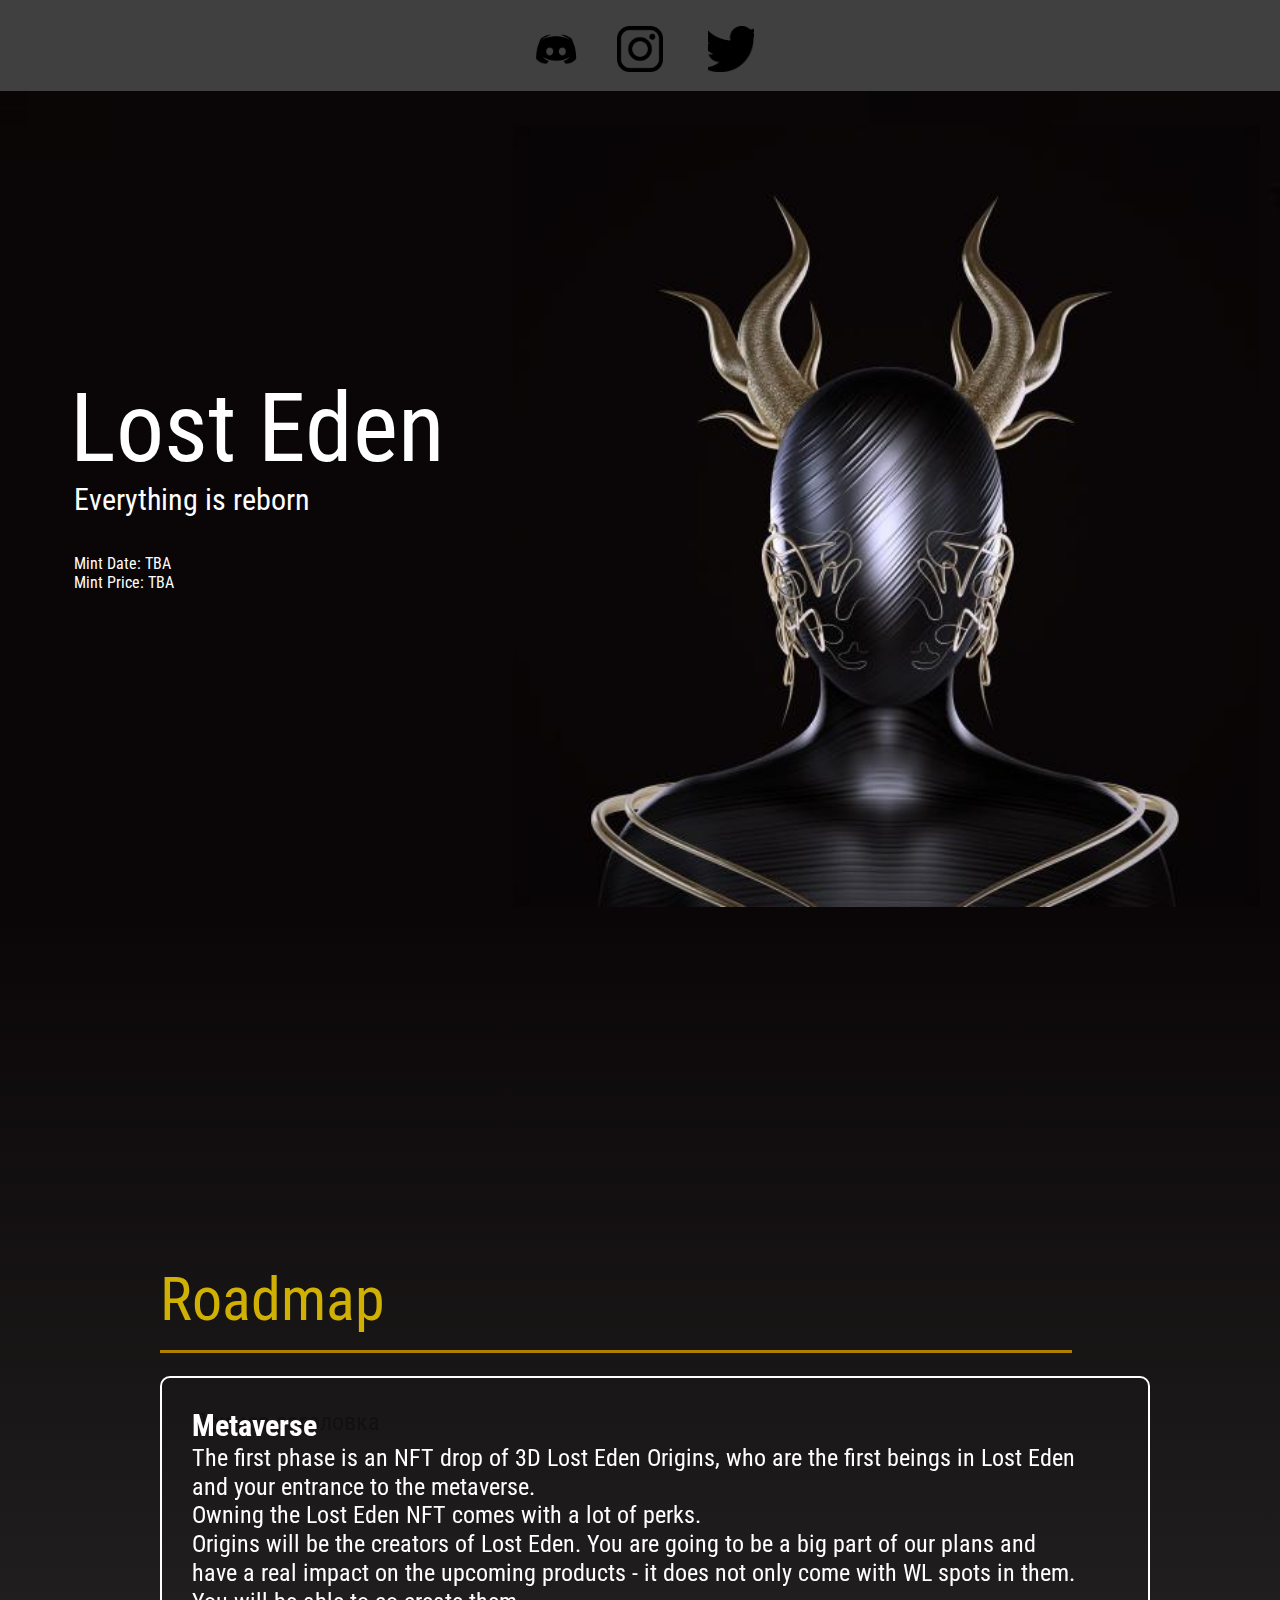
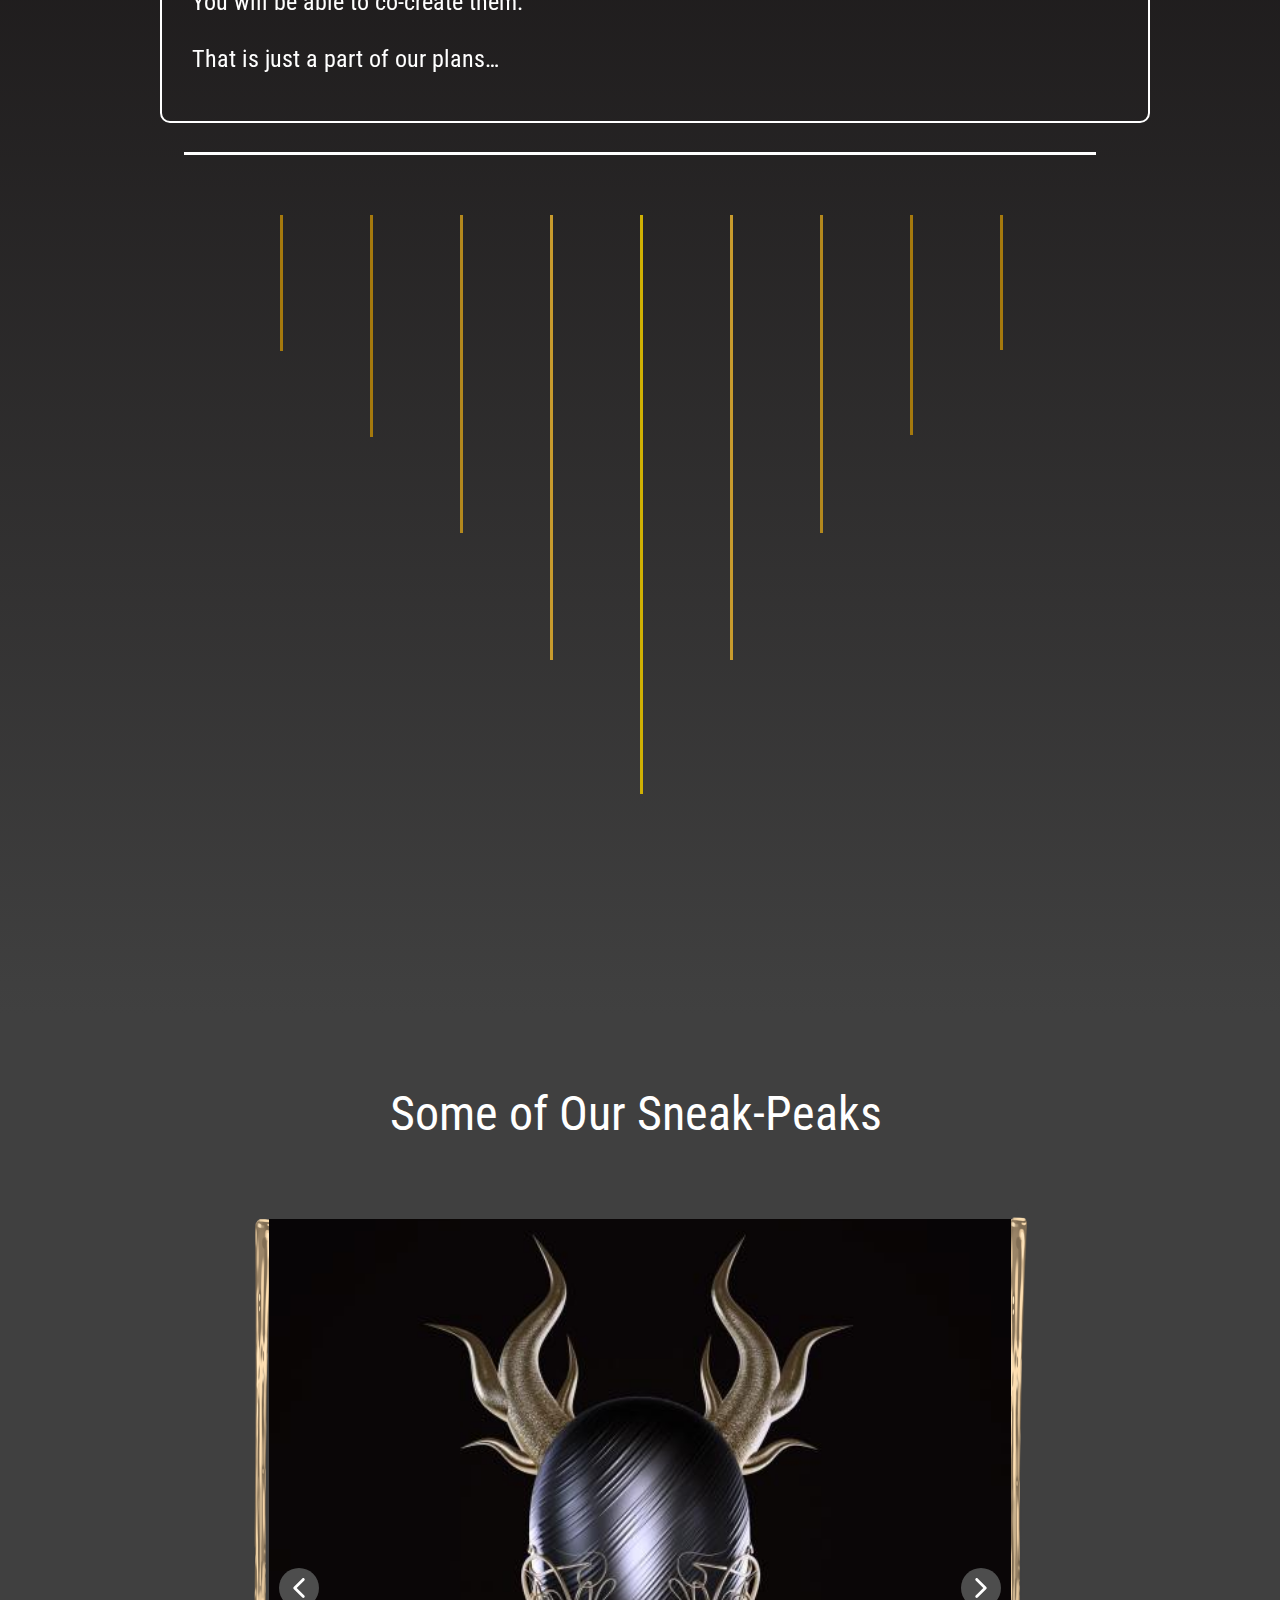
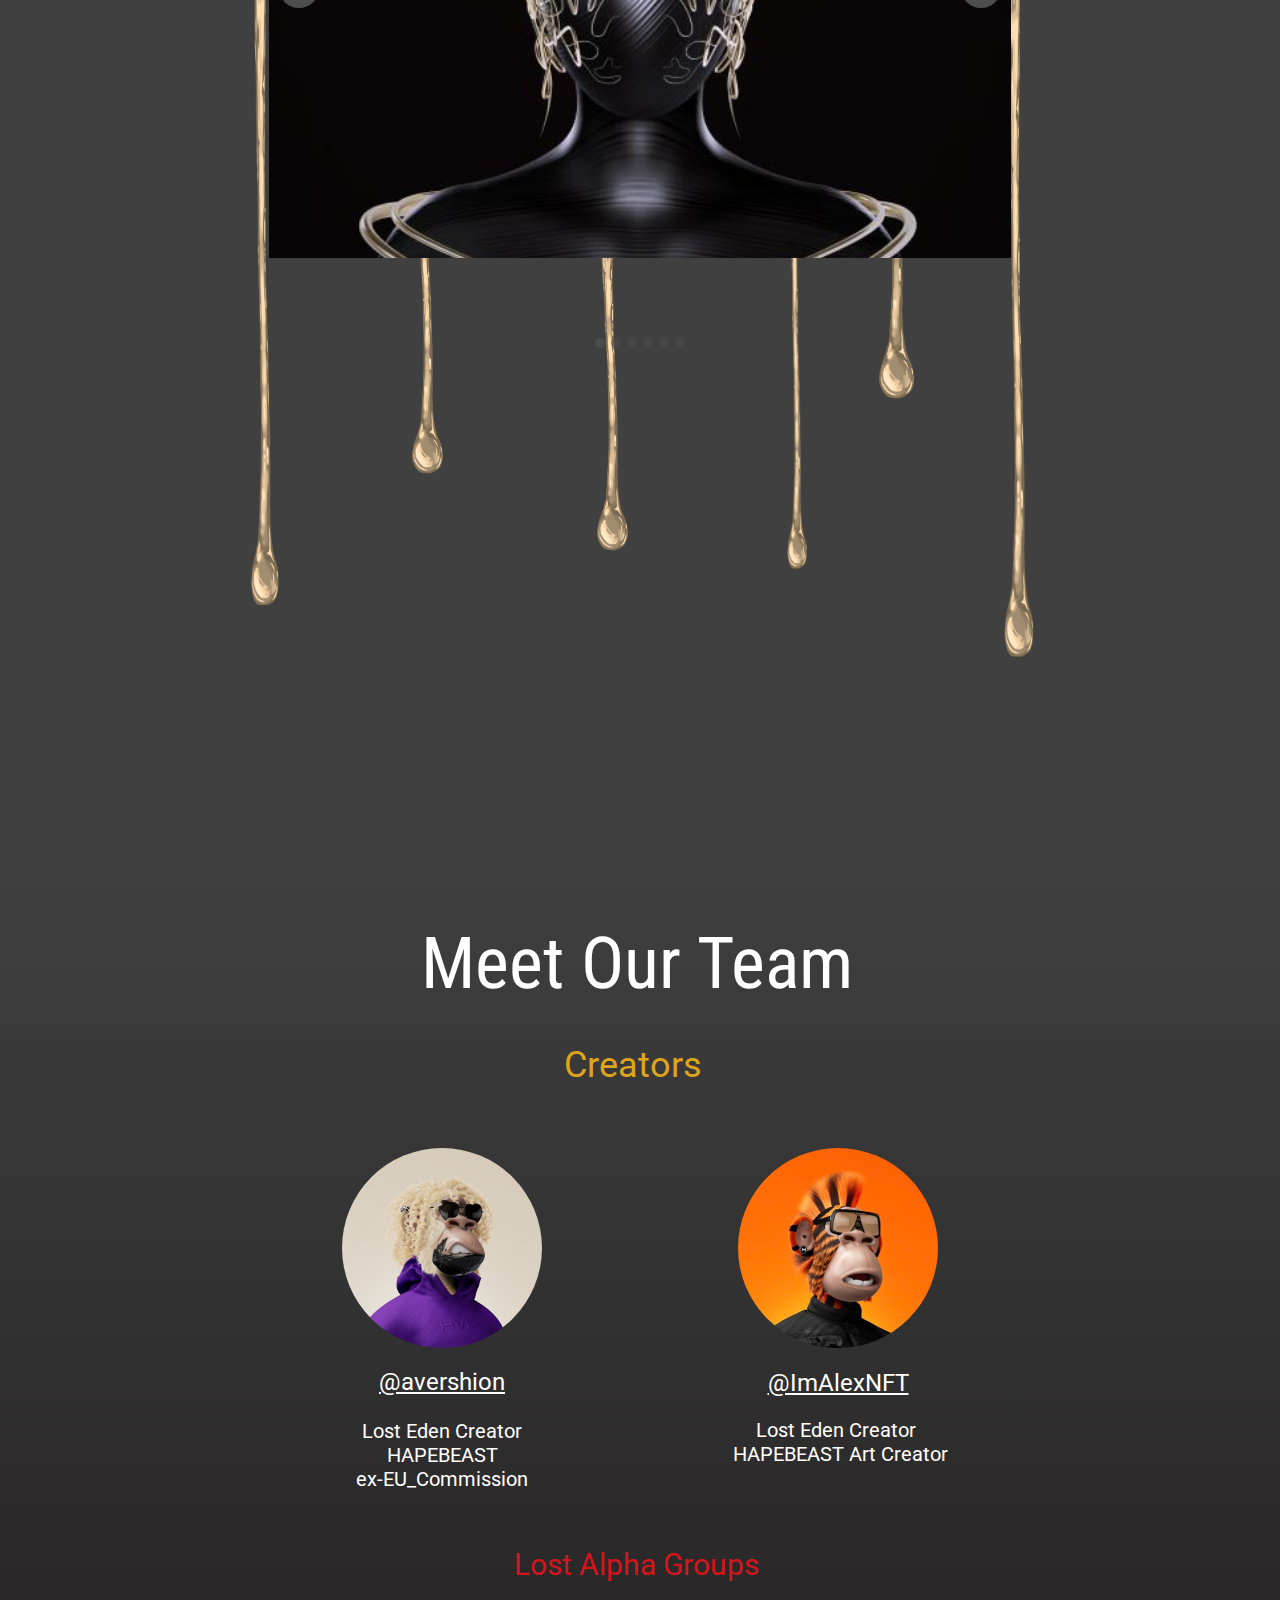
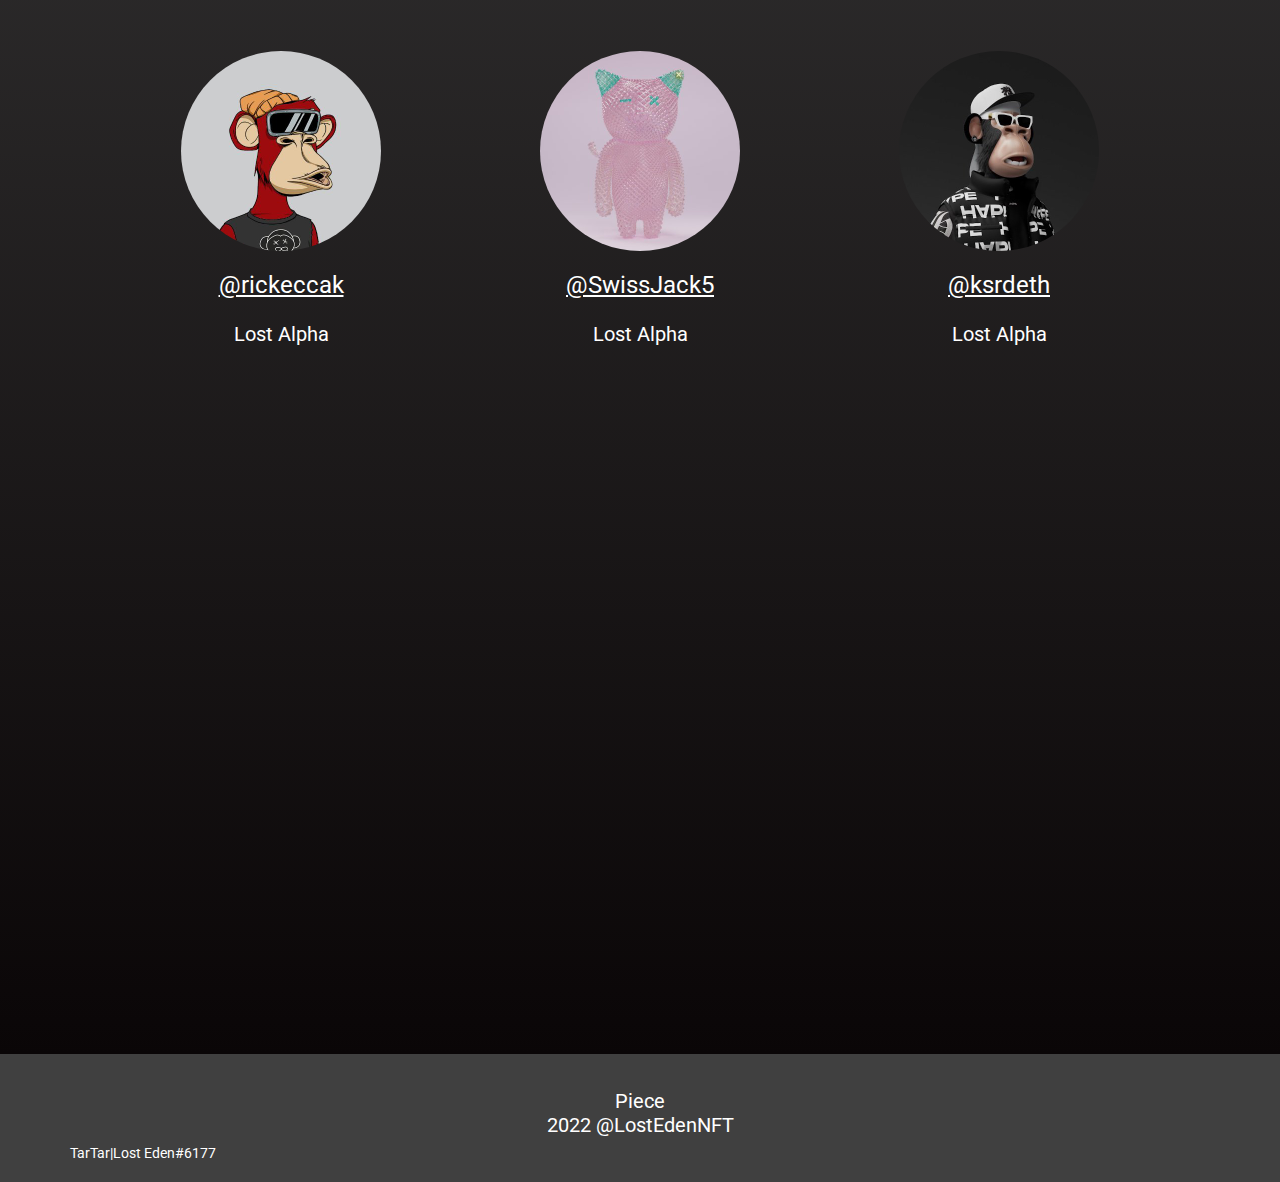
<file: index.html>
<!DOCTYPE html>
<html style="font-size: 16px;">
  <head>
    <meta name="viewport" content="width=device-width, initial-scale=1.0">
    <meta charset="utf-8">
    <meta name="keywords" content="Lost ​Ede​​n​, Roadmap, Some of Our Sneak-Peaks, Meet Our Team">
    <meta name="description" content="">
    <meta name="page_type" content="np-template-header-footer-from-plugin">
    <title>Page 1</title>
    <link rel="stylesheet" href="nicepage.css" media="screen">
<link rel="stylesheet" href="Page-1.css" media="screen">
    <script class="u-script" type="text/javascript" src="jquery.js" defer=""></script>
    <script class="u-script" type="text/javascript" src="nicepage.js" defer=""></script>
    <meta name="generator" content="Nicepage 3.14.1, nicepage.com">
    <link id="u-theme-google-font" rel="stylesheet" href="https://fonts.googleapis.com/css?family=Roboto:100,100i,300,300i,400,400i,500,500i,700,700i,900,900i|Open+Sans:300,300i,400,400i,600,600i,700,700i,800,800i">
    <link id="u-page-google-font" rel="stylesheet" href="https://fonts.googleapis.com/css?family=Roboto+Condensed:300,300i,400,400i,700,700i">






    <script type="application/ld+json">{
		"@context": "http://schema.org",
		"@type": "Organization",
		"name": "",
		"url": "index.html"
}</script>
    <meta property="og:title" content="Page 1">
    <meta property="og:type" content="website">
    <meta name="theme-color" content="#478ac9">
    <link rel="canonical" href="index.html">
    <meta property="og:url" content="index.html">
  </head>
  <body data-home-page="Page-1.html" data-home-page-title="Page 1" class="u-body"><header class="u-clearfix u-grey-75 u-header u-header" id="sec-f17d"><div class="u-clearfix u-sheet u-valign-middle-md u-valign-middle-sm u-valign-middle-xs u-sheet-1">
        <div class="u-container-style u-grey-75 u-group u-shape-rectangle u-group-1">
          <div class="u-container-layout u-valign-bottom-xs u-container-layout-1">
            <img src="images/592c78b944cc615c55b793c2.png" alt="" class="u-image u-image-default u-preserve-proportions u-image-1" data-image-width="512" data-image-height="512" data-href="https://discord.gg/losteden">
          </div>
        </div>
        <div class="u-container-style u-grey-75 u-group u-shape-rectangle u-group-2" data-href="https://www.instagram.com/losteden_nft/">
          <div class="u-container-layout u-container-layout-2">
            <img src="images/87390.png" alt="" class="u-absolute-hcenter-xs u-expanded-height-lg u-expanded-height-md u-expanded-width-sm u-expanded-width-xs u-image u-image-default u-preserve-proportions u-image-2" data-image-width="512" data-image-height="512">
          </div>
        </div>
        <div class="u-container-style u-grey-75 u-group u-shape-rectangle u-group-3">
          <div class="u-container-layout u-valign-bottom-xs u-valign-middle-lg u-container-layout-3">
            <img src="images/twiter-2-1024x845.png" alt="" class="u-image u-image-default u-preserve-proportions u-image-3" data-image-width="1024" data-image-height="845" data-href="https://twitter.com/LostEdenNFT">
          </div>
        </div>
      </div></header>
    <section class="u-clearfix u-image u-section-1" id="sec-4da7" data-image-width="371" data-image-height="421">
      <div class="u-clearfix u-sheet u-sheet-1">
        <img src="images/FLsgG1FXEAQtPz4.jpg" alt="" class="u-expanded-width-sm u-image u-image-default u-image-1" data-image-width="559" data-image-height="559">
        <h2 class="u-align-left-md u-align-left-sm u-align-left-xs u-custom-font u-font-roboto-condensed u-text u-text-white u-text-1">Lost ​Ede​​n </h2>
        <h3 class="u-custom-font u-font-roboto-condensed u-text u-text-white u-text-2">&nbsp;Everything is reborn</h3>
        <h6 class="u-custom-font u-font-roboto-condensed u-text u-text-white u-text-3">&nbsp;Mint Date: TBA<br>&nbsp;Mint Price: TBA
        </h6>
      </div>
    </section>
    <section class="u-align-left u-clearfix u-gradient u-section-2" id="sec-ebc6">
      <div class="u-clearfix u-sheet u-sheet-1">
        <div class="u-absolute-hcenter-lg u-absolute-hcenter-md u-absolute-hcenter-sm u-absolute-hcenter-xs u-border-3 u-border-custom-color-5 u-line u-line-vertical u-line-1" data-animation-name="zoomIn" data-animation-duration="1000" data-animation-delay="0" data-animation-direction=""></div>
        <div class="u-border-3 u-border-grey-dark-1 u-line u-line-vertical u-line-2"></div>
        <h2 class="u-custom-font u-font-roboto-condensed u-text u-text-custom-color-5 u-text-1" data-animation-name="fadeIn" data-animation-duration="1000" data-animation-delay="0">Roadmap</h2>
        <div class="u-border-3 u-border-custom-color-9 u-expanded-width-xs u-line u-line-horizontal u-line-3" data-animation-name="fadeIn" data-animation-duration="1000" data-animation-delay="0" data-animation-direction=""></div>
        <div class="u-border-2 u-border-white u-container-style u-expanded-width-lg u-expanded-width-md u-expanded-width-sm u-expanded-width-xs u-group u-radius-10 u-shape-round u-group-1" data-animation-name="fadeIn" data-animation-duration="1000" data-animation-delay="0" data-animation-direction="">
          <div class="u-container-layout u-container-layout-1">
            <h4 class="u-custom-font u-font-roboto-condensed u-text u-text-2">Пример заголовка</h4>
            <h4 class="u-custom-font u-font-roboto-condensed u-text u-text-body-alt-color u-text-3" data-animation-name="fadeIn" data-animation-duration="1000" data-animation-delay="0">
              <span style="font-weight: 700; font-size: 1.875rem;">Metaverse</span>&nbsp;<br>The first phase is an NFT drop of 3D Lost Eden Origins, who are the first beings in Lost Eden and your entrance to the metaverse.&nbsp;<br>Owning the Lost Eden NFT comes with a lot of perks.&nbsp;<br>Origins will be the creators of Lost Eden. You are going to be a big part of our plans and have a real impact on the upcoming products - it does not only come with WL spots in them. You will be able to co-create them.&nbsp;<br>
              <br>That is just a part of our plans…
            </h4>
          </div>
        </div>
        <div class="u-border-3 u-border-white u-line u-line-horizontal u-line-4"></div>
        <div class="u-border-3 u-border-custom-color-8 u-line u-line-vertical u-line-5" data-animation-name="zoomIn" data-animation-duration="1000" data-animation-delay="0" data-animation-direction=""></div>
        <div class="u-border-3 u-border-custom-color-8 u-line u-line-vertical u-line-6" data-animation-name="zoomIn" data-animation-duration="1000" data-animation-delay="0" data-animation-direction=""></div>
        <div class="u-border-3 u-border-custom-color-6 u-line u-line-vertical u-line-7" data-animation-name="zoomIn" data-animation-duration="1000" data-animation-delay="0" data-animation-direction=""></div>
        <div class="u-border-3 u-border-custom-color-6 u-line u-line-vertical u-line-8" data-animation-name="zoomIn" data-animation-duration="1000" data-animation-delay="0" data-animation-direction=""></div>
        <div class="u-border-3 u-border-custom-color-7 u-line u-line-vertical u-line-9" data-animation-name="zoomIn" data-animation-duration="1000" data-animation-delay="0" data-animation-direction=""></div>
        <div class="u-border-3 u-border-custom-color-7 u-line u-line-vertical u-line-10" data-animation-name="zoomIn" data-animation-duration="1000" data-animation-delay="0" data-animation-direction=""></div>
        <div class="u-border-3 u-border-custom-color-7 u-line u-line-vertical u-line-11" data-animation-name="zoomIn" data-animation-duration="1000" data-animation-delay="0" data-animation-direction=""></div>
        <div class="u-border-3 u-border-custom-color-7 u-line u-line-vertical u-line-12" data-animation-name="zoomIn" data-animation-duration="1000" data-animation-delay="0" data-animation-direction=""></div>
      </div>
    </section>
    <section class="u-align-left u-clearfix u-gradient u-section-3" id="sec-3505">
      <div class="u-clearfix u-sheet u-sheet-1">
        <h1 class="u-custom-font u-font-roboto-condensed u-text u-text-white u-text-1">Some of Our Sneak-Peaks</h1>
        <img src="images/9.png" alt="" class="u-image u-image-default u-preserve-proportions u-image-1" data-image-width="1600" data-image-height="1600">
        <img src="images/104.png" alt="" class="u-image u-image-default u-image-2" data-image-width="582" data-image-height="1600">
        <img src="images/9.png" alt="" class="u-image u-image-default u-preserve-proportions u-image-3" data-image-width="1600" data-image-height="1600">
        <img src="images/104.png" alt="" class="u-image u-image-default u-image-4" data-image-width="582" data-image-height="1600">
        <img src="images/9.png" alt="" class="u-image u-image-default u-preserve-proportions u-image-5" data-image-width="1600" data-image-height="1600">
        <img src="images/104.png" alt="" class="u-image u-image-default u-image-6" data-image-width="2582" data-image-height="7101">
        <div class="u-carousel u-expanded-width-sm u-expanded-width-xs u-gallery u-layout-carousel u-lightbox u-no-transition u-show-text-always u-gallery-1" data-interval="5000" data-u-ride="carousel" id="carousel-5009">
          <ol class="u-absolute-hcenter u-carousel-indicators u-carousel-indicators-1">
            <li data-u-target="#carousel-5009" data-u-slide-to="0" class="u-active u-grey-70 u-shape-circle" style="width: 10px; height: 10px;"></li>
            <li data-u-target="#carousel-5009" data-u-slide-to="1" class="u-grey-70 u-shape-circle" style="width: 10px; height: 10px;"></li>
            <li data-u-target="#carousel-5009" data-u-slide-to="2" class="u-grey-70 u-shape-circle" style="width: 10px; height: 10px;"></li>
            <li data-u-target="#carousel-5009" data-u-slide-to="3" class="u-grey-70 u-shape-circle" style="width: 10px; height: 10px;"></li>
            <li data-u-target="#carousel-5009" data-u-slide-to="4" class="u-grey-70 u-shape-circle" style="width: 10px; height: 10px;"></li>
            <li data-u-target="#carousel-5009" data-u-slide-to="5" class="u-grey-70 u-shape-circle" style="width: 10px; height: 10px;"></li>
          </ol>
          <div class="u-carousel-inner u-gallery-inner" role="listbox">
            <div class="u-active u-carousel-item u-gallery-item">
              <div class="u-back-slide" data-image-width="559" data-image-height="559">
                <img class="u-back-image u-expanded" src="images/FLsgG1FXEAQtPz4.jpg">
              </div>
              <div class="u-over-slide u-over-slide-1">
                <h3 class="u-gallery-heading"></h3>
                <p class="u-gallery-text"></p>
              </div>
            </div>
            <div class="u-carousel-item u-gallery-item">
              <div class="u-back-slide" data-image-width="606" data-image-height="606">
                <img class="u-back-image u-expanded" src="images/FMcuhECWYAMYvj3.jpg" alt="">
              </div>
              <div class="u-over-slide u-over-slide-2">
                <h3 class="u-gallery-heading"></h3>
                <p class="u-gallery-text">0</p>
              </div>
            </div>
            <div class="u-carousel-item u-gallery-item" data-image-width="559" data-image-height="559">
              <div class="u-back-slide">
                <img class="u-back-image u-expanded" src="images/FMAFMACX0AIsqkm.jpg">
              </div>
              <div class="u-over-slide u-over-slide-3">
                <h3 class="u-gallery-heading"></h3>
                <p class="u-gallery-text"></p>
              </div>
            </div>
            <div class="u-carousel-item u-gallery-item" data-image-width="559" data-image-height="559">
              <div class="u-back-slide">
                <img class="u-back-image u-expanded" src="images/FLyC134XwAEoaW8.jpg">
              </div>
              <div class="u-over-slide u-over-slide-4">
                <h3 class="u-gallery-heading"></h3>
                <p class="u-gallery-text"></p>
              </div>
            </div>
            <div class="u-carousel-item u-gallery-item" data-image-width="606" data-image-height="606">
              <div class="u-back-slide">
                <img class="u-back-image u-expanded" src="images/0CA7B0F3-E267-4216-AE15-027E7DB4305C.png">
              </div>
              <div class="u-over-slide u-over-slide-5">
                <h3 class="u-gallery-heading"></h3>
                <p class="u-gallery-text"></p>
              </div>
            </div>
            <div class="u-carousel-item u-gallery-item" data-image-width="579" data-image-height="579">
              <div class="u-back-slide">
                <img class="u-back-image u-expanded" src="images/13A9937B-529B-400B-BBF9-9F9870D43AFD.png">
              </div>
              <div class="u-over-slide u-over-slide-6">
                <h3 class="u-gallery-heading"></h3>
                <p class="u-gallery-text"></p>
              </div>
            </div>
          </div>
          <a class="u-absolute-vcenter u-carousel-control u-carousel-control-prev u-grey-70 u-icon-circle u-opacity u-opacity-70 u-spacing-10 u-text-white u-carousel-control-1" href="#carousel-5009" role="button" data-u-slide="prev">
            <span aria-hidden="true">
              <svg viewBox="0 0 451.847 451.847"><path d="M97.141,225.92c0-8.095,3.091-16.192,9.259-22.366L300.689,9.27c12.359-12.359,32.397-12.359,44.751,0
c12.354,12.354,12.354,32.388,0,44.748L173.525,225.92l171.903,171.909c12.354,12.354,12.354,32.391,0,44.744
c-12.354,12.365-32.386,12.365-44.745,0l-194.29-194.281C100.226,242.115,97.141,234.018,97.141,225.92z"></path></svg>
            </span>
            <span class="sr-only">
              <svg viewBox="0 0 451.847 451.847"><path d="M97.141,225.92c0-8.095,3.091-16.192,9.259-22.366L300.689,9.27c12.359-12.359,32.397-12.359,44.751,0
c12.354,12.354,12.354,32.388,0,44.748L173.525,225.92l171.903,171.909c12.354,12.354,12.354,32.391,0,44.744
c-12.354,12.365-32.386,12.365-44.745,0l-194.29-194.281C100.226,242.115,97.141,234.018,97.141,225.92z"></path></svg>
            </span>
          </a>
          <a class="u-absolute-vcenter u-carousel-control u-carousel-control-next u-grey-70 u-icon-circle u-opacity u-opacity-70 u-spacing-10 u-text-white u-carousel-control-2" href="#carousel-5009" role="button" data-u-slide="next">
            <span aria-hidden="true">
              <svg viewBox="0 0 451.846 451.847"><path d="M345.441,248.292L151.154,442.573c-12.359,12.365-32.397,12.365-44.75,0c-12.354-12.354-12.354-32.391,0-44.744
L278.318,225.92L106.409,54.017c-12.354-12.359-12.354-32.394,0-44.748c12.354-12.359,32.391-12.359,44.75,0l194.287,194.284
c6.177,6.18,9.262,14.271,9.262,22.366C354.708,234.018,351.617,242.115,345.441,248.292z"></path></svg>
            </span>
            <span class="sr-only">
              <svg viewBox="0 0 451.846 451.847"><path d="M345.441,248.292L151.154,442.573c-12.359,12.365-32.397,12.365-44.75,0c-12.354-12.354-12.354-32.391,0-44.744
L278.318,225.92L106.409,54.017c-12.354-12.359-12.354-32.394,0-44.748c12.354-12.359,32.391-12.359,44.75,0l194.287,194.284
c6.177,6.18,9.262,14.271,9.262,22.366C354.708,234.018,351.617,242.115,345.441,248.292z"></path></svg>
            </span>
          </a>
        </div>
      </div>
    </section>
    <section class="u-clearfix u-gradient u-section-4" id="sec-fab2">
      <div class="u-clearfix u-sheet u-sheet-1">
        <h1 class="u-custom-font u-font-roboto-condensed u-text u-text-white u-text-1">Meet Our ​Team</h1>
        <h4 class="u-text u-text-custom-color-10 u-text-2">Creators</h4>
        <div class="u-container-style u-group u-shape-rectangle u-group-1">
          <div class="u-container-layout u-container-layout-1">
            <img src="images/5U6DYW3L_400x400.jpg" alt="" class="u-image u-image-circle u-preserve-proportions u-image-1" data-image-width="400" data-image-height="400">
            <h4 class="u-align-left u-text u-text-default u-text-white u-text-3">
              <a class="u-btn u-button-link u-button-style u-none u-text-hover-grey-30 u-text-white u-btn-1" href="https://twitter.com/avershion">@avershion</a>
            </h4>
            <h5 class="u-align-center u-text u-text-body-alt-color u-text-default u-text-4">Lost Eden Creator<br>HAPEBEAST<br>ex-EU_Commission
            </h5>
          </div>
        </div>
        <div class="u-container-style u-group u-shape-rectangle u-group-2">
          <div class="u-container-layout u-container-layout-2">
            <img src="images/TVO8vNI__400x400.jpg" alt="" class="u-image u-image-circle u-preserve-proportions u-image-2" data-image-width="400" data-image-height="400">
            <h4 class="u-text u-text-default-xl u-text-white u-text-5">
              <a class="u-active-none u-btn u-button-link u-button-style u-none u-text-hover-grey-30 u-text-white u-btn-2" href="https://twitter.com/imalexnft">@ImAlexNFT</a>
            </h4>
            <h5 class="u-align-center u-text u-text-default u-text-white u-text-6">Lost Eden Creator&nbsp;<br>&nbsp;HAPEBEAST Art Creator
            </h5>
          </div>
        </div>
        <h4 class="u-text u-text-custom-color-11 u-text-7">Lost Alpha Groups</h4>
        <div class="u-container-style u-group u-shape-rectangle u-group-3">
          <div class="u-container-layout u-container-layout-3">
            <img src="images/pb_I4y2Z_400x400.jpg" alt="" class="u-image u-image-circle u-preserve-proportions u-image-3" data-image-width="400" data-image-height="400">
            <h4 class="u-align-left u-text u-text-default u-text-white u-text-8">
              <a class="u-btn u-button-link u-button-style u-none u-text-hover-grey-30 u-text-white u-btn-3" href="https://twitter.com/rickeccak">@rickeccak</a>
            </h4>
            <h5 class="u-align-center u-text u-text-body-alt-color u-text-default u-text-9">Lost Alpha</h5>
          </div>
        </div>
        <div class="u-container-style u-group u-shape-rectangle u-group-4">
          <div class="u-container-layout u-container-layout-4">
            <img src="images/k0XG49sC_400x400.jpg" alt="" class="u-image u-image-circle u-preserve-proportions u-image-4" data-image-width="400" data-image-height="400">
            <h4 class="u-align-left u-text u-text-default-lg u-text-default-xl u-text-white u-text-10">
              <a class="u-btn u-button-link u-button-style u-none u-text-hover-grey-30 u-text-white u-btn-4" href="https://twitter.com/ksrdeth">@ksrdeth</a>
            </h4>
            <h5 class="u-align-center u-text u-text-body-alt-color u-text-default u-text-11">Lost Alpha</h5>
          </div>
        </div>
        <div class="u-container-style u-group u-shape-rectangle u-group-5">
          <div class="u-container-layout u-container-layout-5">
            <img src="images/k6GSmEsP_400x400.jpg" alt="" class="u-image u-image-circle u-preserve-proportions u-image-5" data-image-width="400" data-image-height="400">
            <h4 class="u-align-left u-text u-text-default u-text-white u-text-12">
              <a class="u-btn u-button-link u-button-style u-none u-text-hover-grey-30 u-text-white u-btn-5" href="https://twitter.com/SwissJack5">@SwissJack5</a>
            </h4>
            <h5 class="u-align-center u-text u-text-body-alt-color u-text-default u-text-13">Lost Alpha</h5>
          </div>
        </div>
      </div>
    </section>



    <footer class="u-align-left u-clearfix u-footer u-grey-75 u-footer" id="sec-dfb2"><div class="u-clearfix u-sheet u-sheet-1">
        <h4 class="u-align-center u-text u-text-1">
          <span style="font-size: 1.25rem;">Piece<br>2022 @LostEdenNFT
          </span>
          <br>
        </h4>
        <h6 class="u-text u-text-2">TarTar|Lost Eden#6177<span style="font-size: 0.625rem;"></span>
        </h6>
      </div></footer>
    </span>
  </body>
</html>
</file>
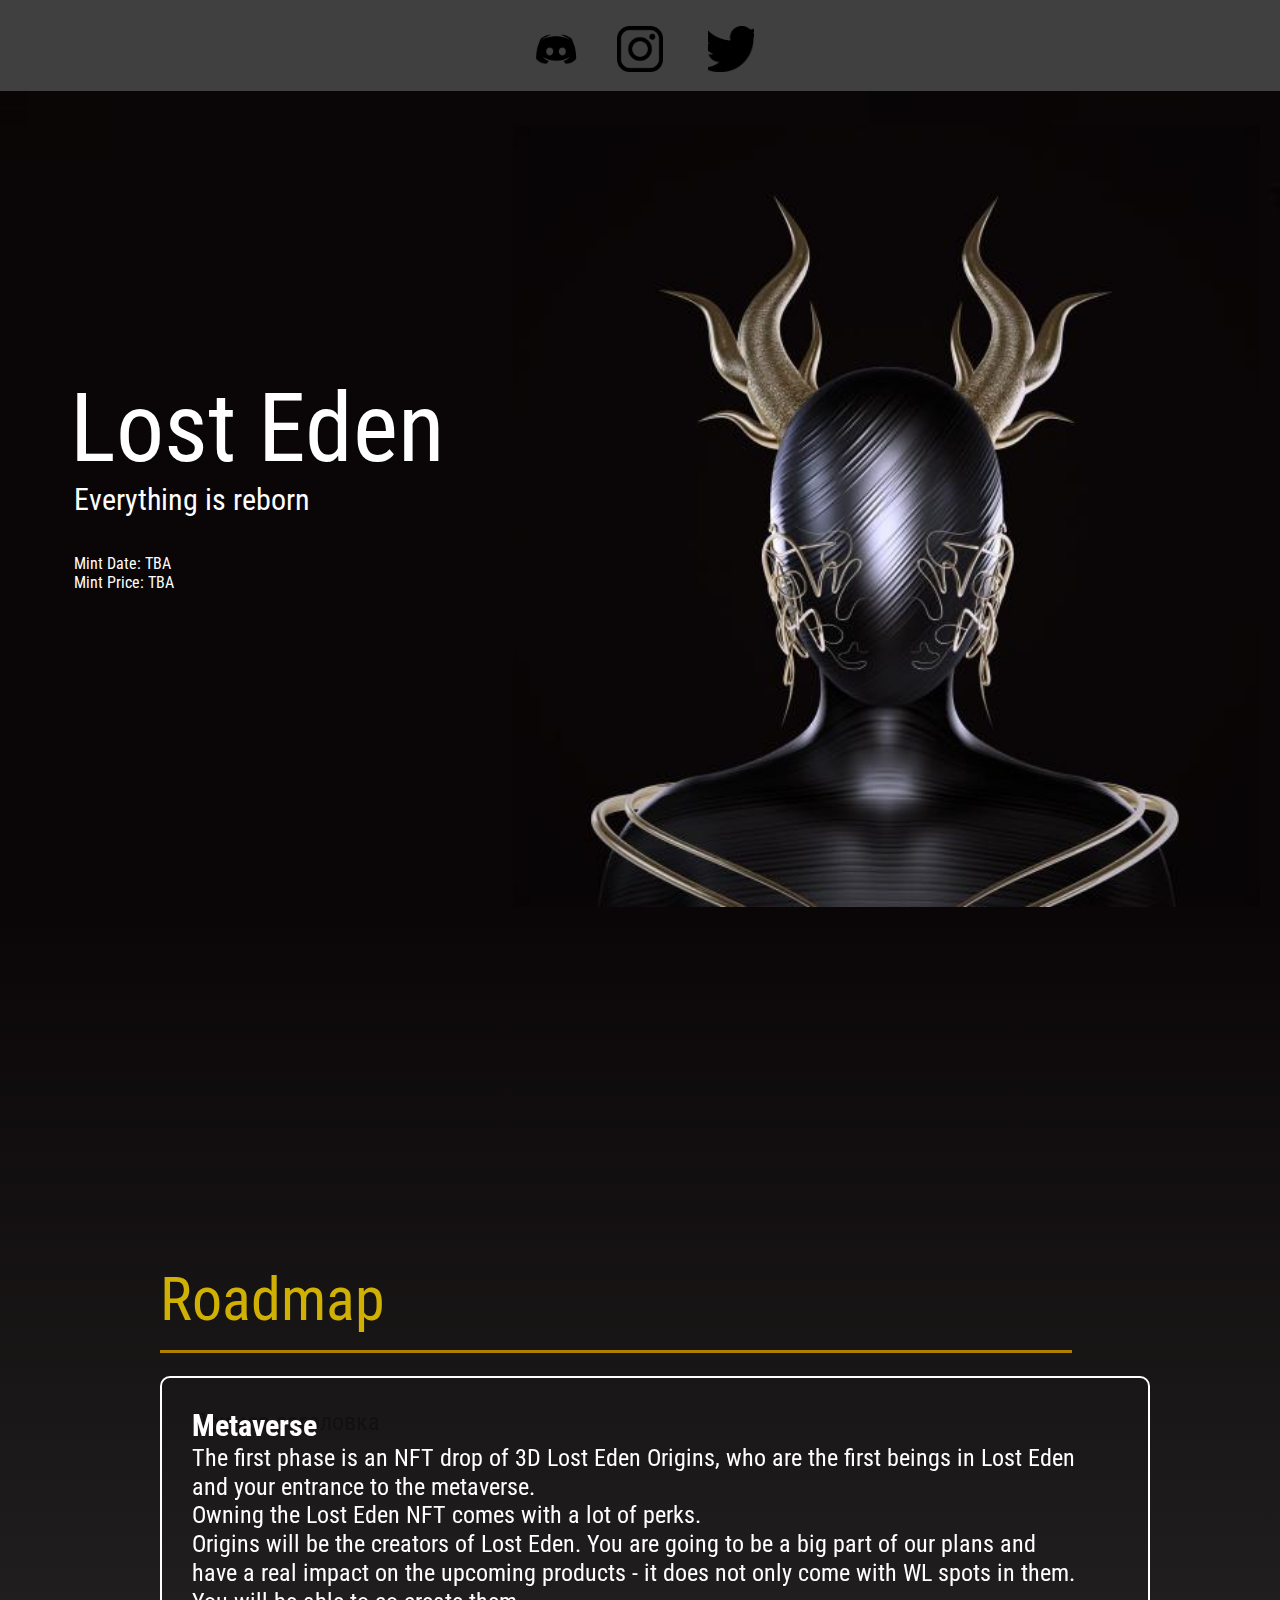
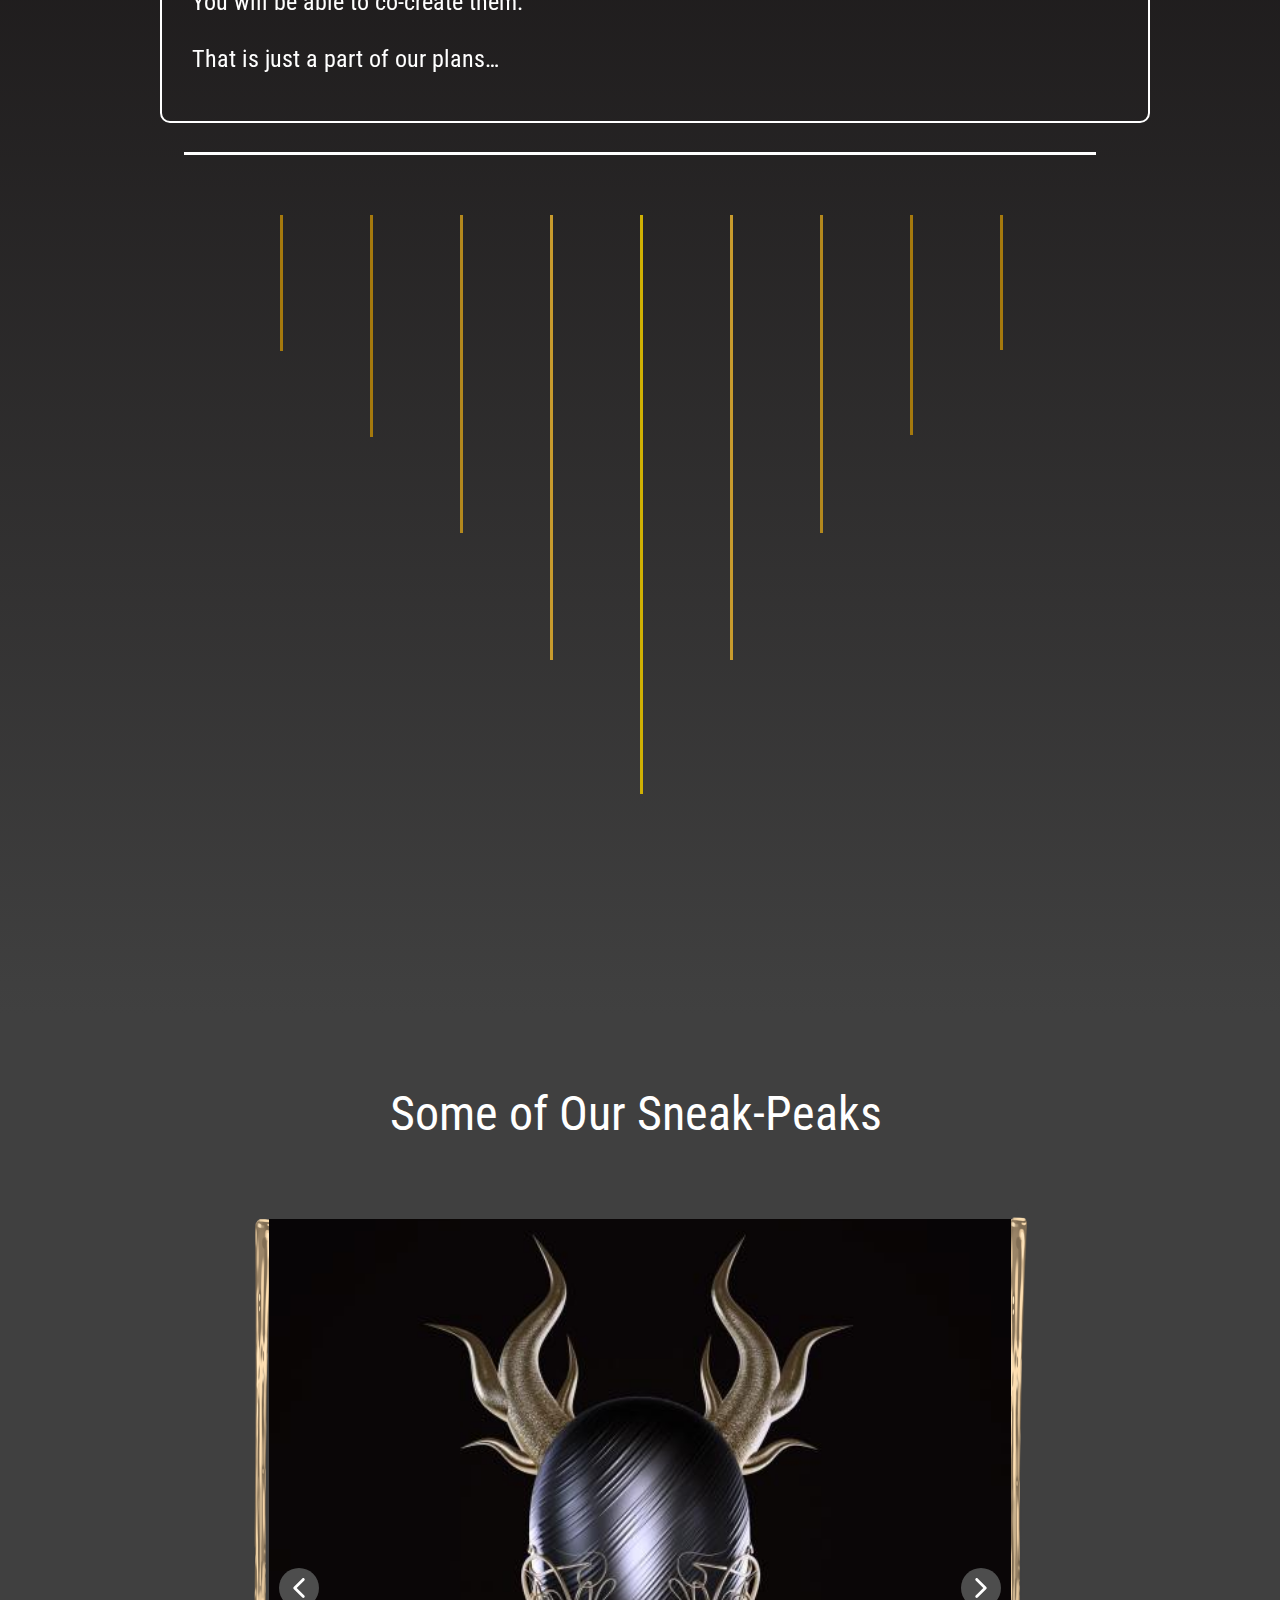
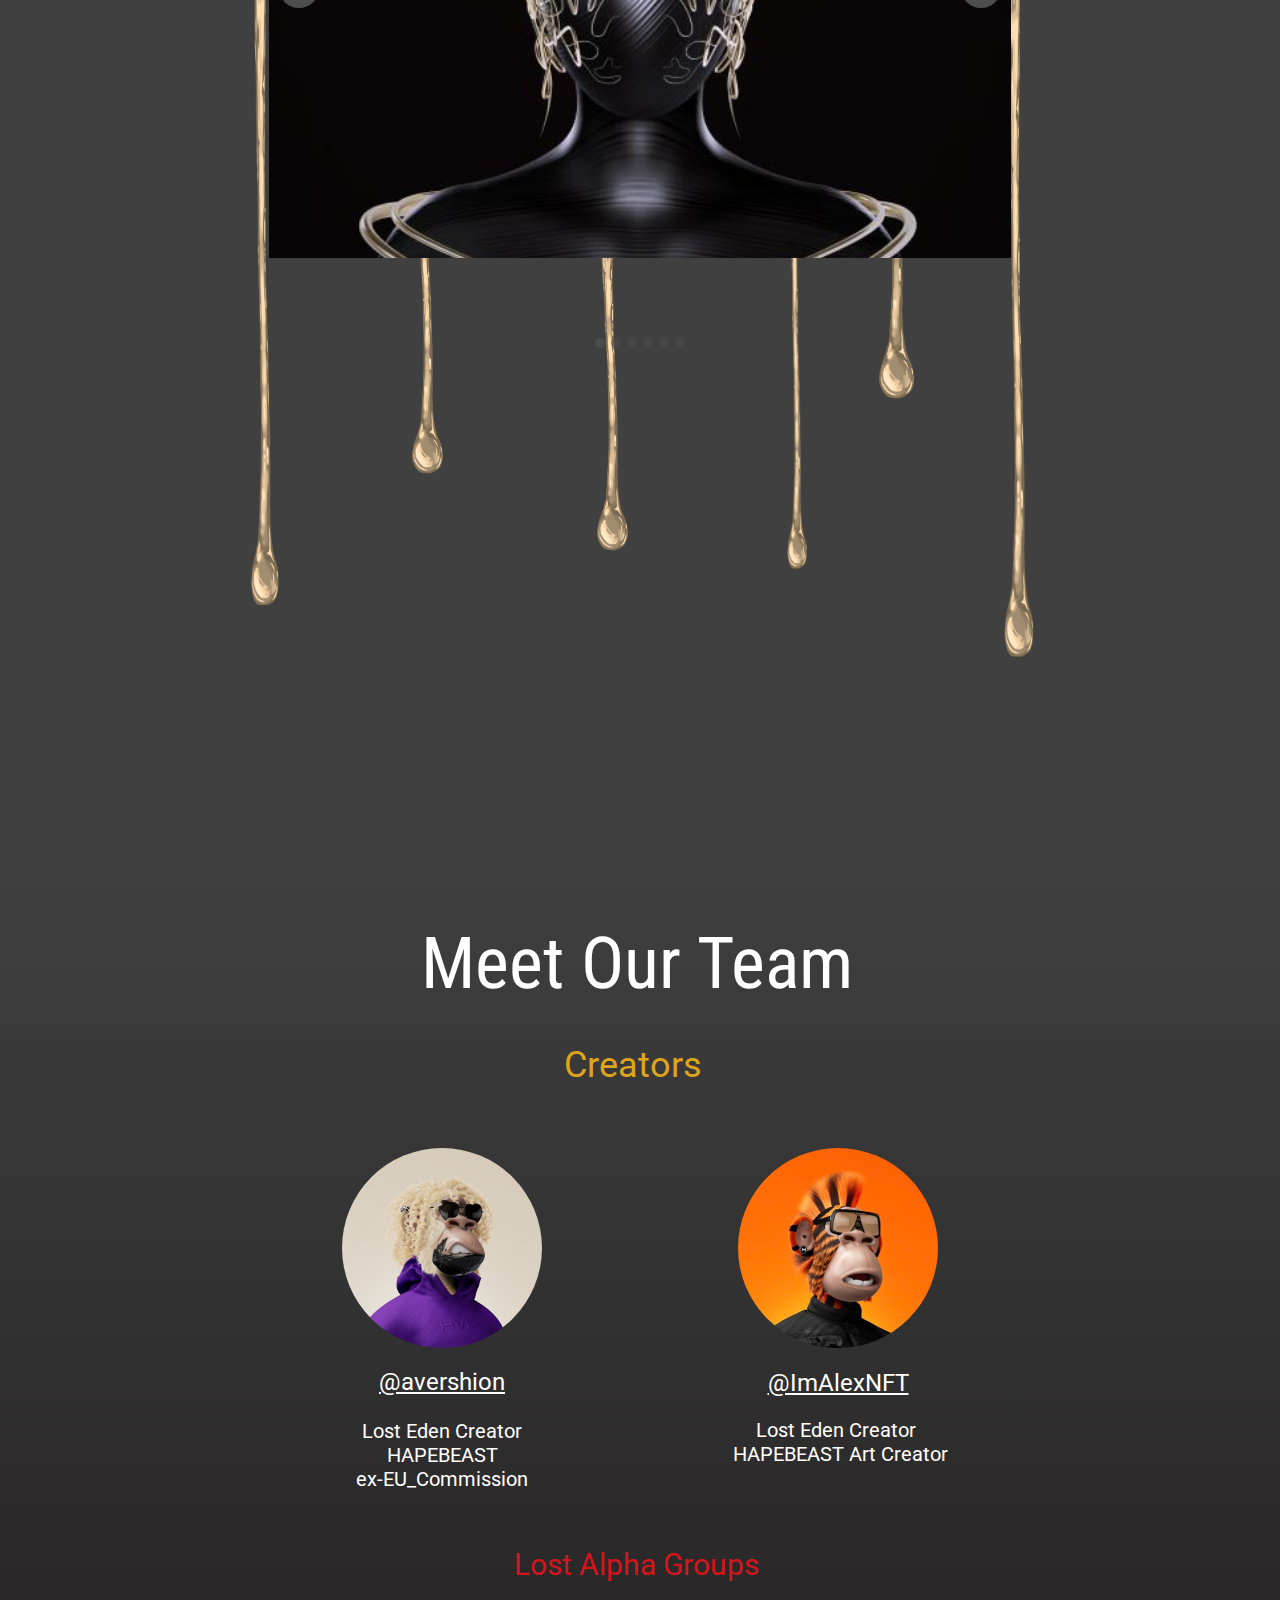
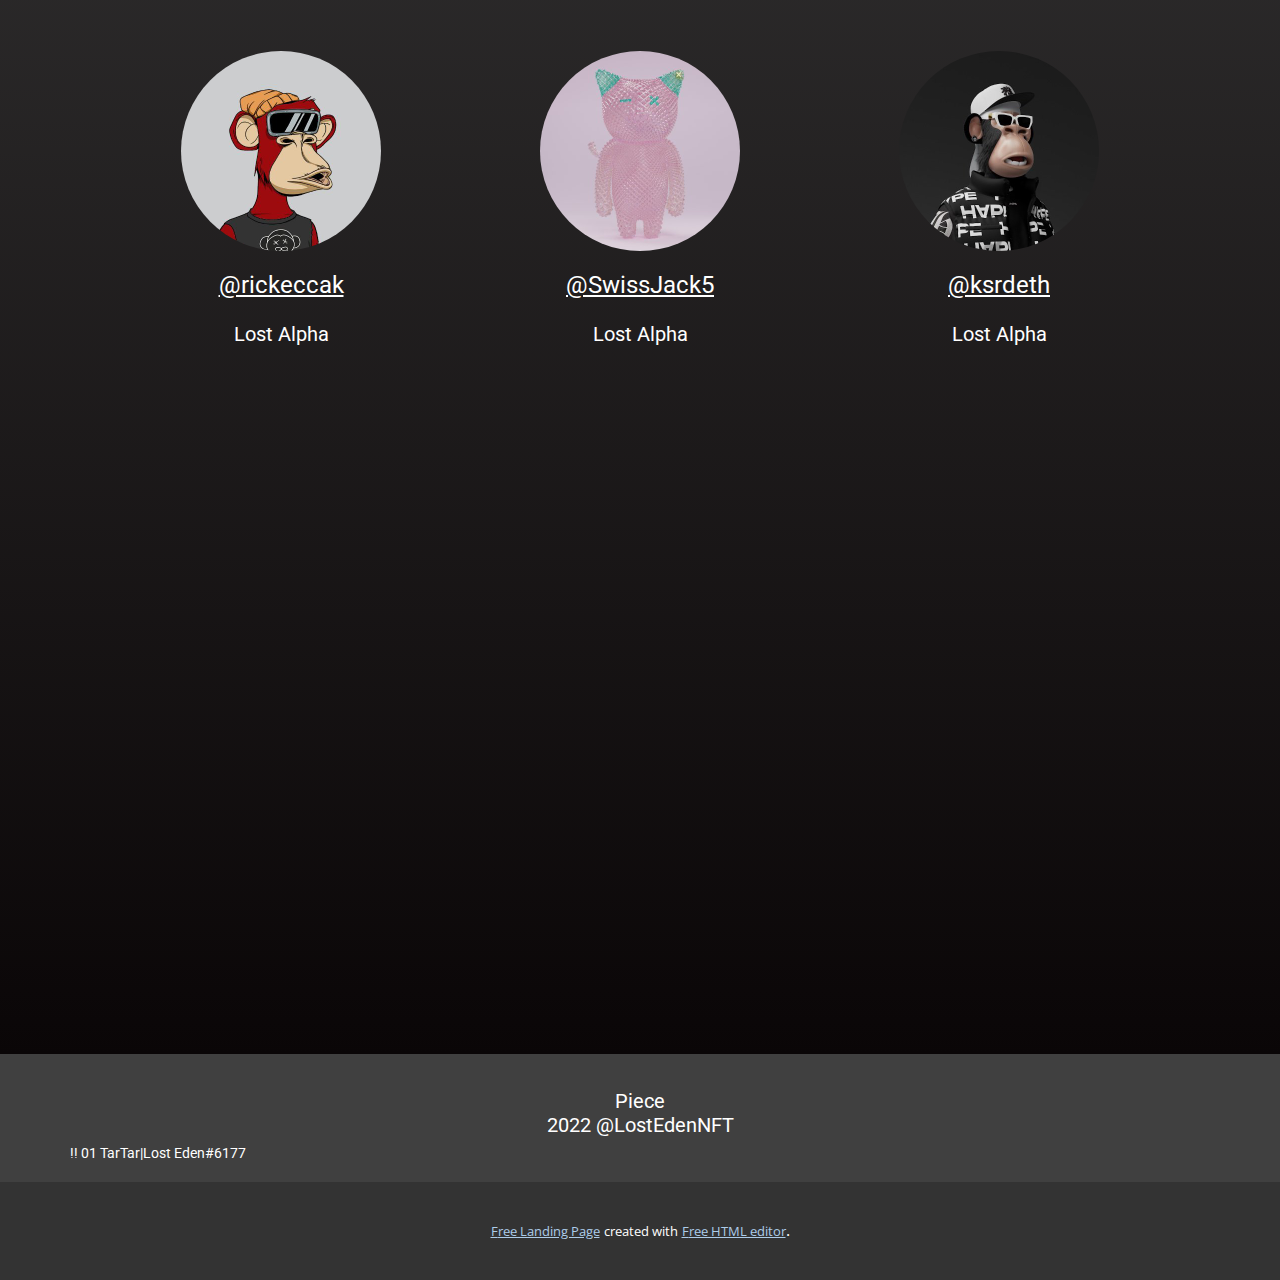
<file: Page-1.html>
<!DOCTYPE html>
<html style="font-size: 16px;">
  <head>
    <meta name="viewport" content="width=device-width, initial-scale=1.0">
    <meta charset="utf-8">
    <meta name="keywords" content="Lost ​Ede​​n​, Roadmap, Some of Our Sneak-Peaks, Meet Our Team">
    <meta name="description" content="">
    <meta name="page_type" content="np-template-header-footer-from-plugin">
    <title>Page 1</title>
    <link rel="stylesheet" href="nicepage.css" media="screen">
<link rel="stylesheet" href="Page-1.css" media="screen">
    <script class="u-script" type="text/javascript" src="jquery.js" defer=""></script>
    <script class="u-script" type="text/javascript" src="nicepage.js" defer=""></script>
    <meta name="generator" content="Nicepage 3.14.1, nicepage.com">
    <link id="u-theme-google-font" rel="stylesheet" href="https://fonts.googleapis.com/css?family=Roboto:100,100i,300,300i,400,400i,500,500i,700,700i,900,900i|Open+Sans:300,300i,400,400i,600,600i,700,700i,800,800i">
    <link id="u-page-google-font" rel="stylesheet" href="https://fonts.googleapis.com/css?family=Roboto+Condensed:300,300i,400,400i,700,700i">
    
    
    
    
    
    
    <script type="application/ld+json">{
		"@context": "http://schema.org",
		"@type": "Organization",
		"name": "",
		"url": "index.html"
}</script>
    <meta property="og:title" content="Page 1">
    <meta property="og:type" content="website">
    <meta name="theme-color" content="#478ac9">
    <link rel="canonical" href="index.html">
    <meta property="og:url" content="index.html">
  </head>
  <body class="u-body"><header class="u-clearfix u-grey-75 u-header u-header" id="sec-f17d"><div class="u-clearfix u-sheet u-valign-middle-md u-valign-middle-sm u-valign-middle-xs u-sheet-1">
        <div class="u-container-style u-grey-75 u-group u-shape-rectangle u-group-1">
          <div class="u-container-layout u-valign-bottom-xs u-container-layout-1">
            <img src="images/592c78b944cc615c55b793c2.png" alt="" class="u-image u-image-default u-preserve-proportions u-image-1" data-image-width="512" data-image-height="512" data-href="https://discord.gg/losteden">
          </div>
        </div>
        <div class="u-container-style u-grey-75 u-group u-shape-rectangle u-group-2" data-href="https://www.instagram.com/losteden_nft/">
          <div class="u-container-layout u-container-layout-2">
            <img src="images/87390.png" alt="" class="u-absolute-hcenter-xs u-expanded-height-lg u-expanded-height-md u-expanded-width-sm u-expanded-width-xs u-image u-image-default u-preserve-proportions u-image-2" data-image-width="512" data-image-height="512">
          </div>
        </div>
        <div class="u-container-style u-grey-75 u-group u-shape-rectangle u-group-3">
          <div class="u-container-layout u-valign-bottom-xs u-valign-middle-lg u-container-layout-3">
            <img src="images/twiter-2-1024x845.png" alt="" class="u-image u-image-default u-preserve-proportions u-image-3" data-image-width="1024" data-image-height="845" data-href="https://twitter.com/LostEdenNFT">
          </div>
        </div>
      </div></header>
    <section class="u-clearfix u-image u-section-1" id="sec-4da7" data-image-width="371" data-image-height="421">
      <div class="u-clearfix u-sheet u-sheet-1">
        <img src="images/FLsgG1FXEAQtPz4.jpg" alt="" class="u-expanded-width-sm u-image u-image-default u-image-1" data-image-width="559" data-image-height="559">
        <h2 class="u-align-left-md u-align-left-sm u-align-left-xs u-custom-font u-font-roboto-condensed u-text u-text-white u-text-1">Lost ​Ede​​n </h2>
        <h3 class="u-custom-font u-font-roboto-condensed u-text u-text-white u-text-2">&nbsp;Everything is reborn</h3>
        <h6 class="u-custom-font u-font-roboto-condensed u-text u-text-white u-text-3">&nbsp;Mint Date: TBA<br>&nbsp;Mint Price: TBA
        </h6>
      </div>
    </section>
    <section class="u-align-left u-clearfix u-gradient u-section-2" id="sec-ebc6">
      <div class="u-clearfix u-sheet u-sheet-1">
        <div class="u-absolute-hcenter-lg u-absolute-hcenter-md u-absolute-hcenter-sm u-absolute-hcenter-xs u-border-3 u-border-custom-color-5 u-line u-line-vertical u-line-1" data-animation-name="zoomIn" data-animation-duration="1000" data-animation-delay="0" data-animation-direction=""></div>
        <div class="u-border-3 u-border-grey-dark-1 u-line u-line-vertical u-line-2"></div>
        <h2 class="u-custom-font u-font-roboto-condensed u-text u-text-custom-color-5 u-text-1" data-animation-name="fadeIn" data-animation-duration="1000" data-animation-delay="0">Roadmap</h2>
        <div class="u-border-3 u-border-custom-color-9 u-expanded-width-xs u-line u-line-horizontal u-line-3" data-animation-name="fadeIn" data-animation-duration="1000" data-animation-delay="0" data-animation-direction=""></div>
        <div class="u-border-2 u-border-white u-container-style u-expanded-width-lg u-expanded-width-md u-expanded-width-sm u-expanded-width-xs u-group u-radius-10 u-shape-round u-group-1" data-animation-name="fadeIn" data-animation-duration="1000" data-animation-delay="0" data-animation-direction="">
          <div class="u-container-layout u-container-layout-1">
            <h4 class="u-custom-font u-font-roboto-condensed u-text u-text-2">Пример заголовка</h4>
            <h4 class="u-custom-font u-font-roboto-condensed u-text u-text-body-alt-color u-text-3" data-animation-name="fadeIn" data-animation-duration="1000" data-animation-delay="0">
              <span style="font-weight: 700; font-size: 1.875rem;">Metaverse</span>&nbsp;<br>The first phase is an NFT drop of 3D Lost Eden Origins, who are the first beings in Lost Eden and your entrance to the metaverse.&nbsp;<br>Owning the Lost Eden NFT comes with a lot of perks.&nbsp;<br>Origins will be the creators of Lost Eden. You are going to be a big part of our plans and have a real impact on the upcoming products - it does not only come with WL spots in them. You will be able to co-create them.&nbsp;<br>
              <br>That is just a part of our plans…
            </h4>
          </div>
        </div>
        <div class="u-border-3 u-border-white u-line u-line-horizontal u-line-4"></div>
        <div class="u-border-3 u-border-custom-color-8 u-line u-line-vertical u-line-5" data-animation-name="zoomIn" data-animation-duration="1000" data-animation-delay="0" data-animation-direction=""></div>
        <div class="u-border-3 u-border-custom-color-8 u-line u-line-vertical u-line-6" data-animation-name="zoomIn" data-animation-duration="1000" data-animation-delay="0" data-animation-direction=""></div>
        <div class="u-border-3 u-border-custom-color-6 u-line u-line-vertical u-line-7" data-animation-name="zoomIn" data-animation-duration="1000" data-animation-delay="0" data-animation-direction=""></div>
        <div class="u-border-3 u-border-custom-color-6 u-line u-line-vertical u-line-8" data-animation-name="zoomIn" data-animation-duration="1000" data-animation-delay="0" data-animation-direction=""></div>
        <div class="u-border-3 u-border-custom-color-7 u-line u-line-vertical u-line-9" data-animation-name="zoomIn" data-animation-duration="1000" data-animation-delay="0" data-animation-direction=""></div>
        <div class="u-border-3 u-border-custom-color-7 u-line u-line-vertical u-line-10" data-animation-name="zoomIn" data-animation-duration="1000" data-animation-delay="0" data-animation-direction=""></div>
        <div class="u-border-3 u-border-custom-color-7 u-line u-line-vertical u-line-11" data-animation-name="zoomIn" data-animation-duration="1000" data-animation-delay="0" data-animation-direction=""></div>
        <div class="u-border-3 u-border-custom-color-7 u-line u-line-vertical u-line-12" data-animation-name="zoomIn" data-animation-duration="1000" data-animation-delay="0" data-animation-direction=""></div>
      </div>
    </section>
    <section class="u-align-left u-clearfix u-gradient u-section-3" id="sec-3505">
      <div class="u-clearfix u-sheet u-sheet-1">
        <h1 class="u-custom-font u-font-roboto-condensed u-text u-text-white u-text-1">Some of Our Sneak-Peaks</h1>
        <img src="images/9.png" alt="" class="u-image u-image-default u-preserve-proportions u-image-1" data-image-width="1600" data-image-height="1600">
        <img src="images/104.png" alt="" class="u-image u-image-default u-image-2" data-image-width="582" data-image-height="1600">
        <img src="images/9.png" alt="" class="u-image u-image-default u-preserve-proportions u-image-3" data-image-width="1600" data-image-height="1600">
        <img src="images/104.png" alt="" class="u-image u-image-default u-image-4" data-image-width="582" data-image-height="1600">
        <img src="images/9.png" alt="" class="u-image u-image-default u-preserve-proportions u-image-5" data-image-width="1600" data-image-height="1600">
        <img src="images/104.png" alt="" class="u-image u-image-default u-image-6" data-image-width="2582" data-image-height="7101">
        <div class="u-carousel u-expanded-width-sm u-expanded-width-xs u-gallery u-layout-carousel u-lightbox u-no-transition u-show-text-always u-gallery-1" data-interval="5000" data-u-ride="carousel" id="carousel-5009">
          <ol class="u-absolute-hcenter u-carousel-indicators u-carousel-indicators-1">
            <li data-u-target="#carousel-5009" data-u-slide-to="0" class="u-active u-grey-70 u-shape-circle" style="width: 10px; height: 10px;"></li>
            <li data-u-target="#carousel-5009" data-u-slide-to="1" class="u-grey-70 u-shape-circle" style="width: 10px; height: 10px;"></li>
            <li data-u-target="#carousel-5009" data-u-slide-to="2" class="u-grey-70 u-shape-circle" style="width: 10px; height: 10px;"></li>
            <li data-u-target="#carousel-5009" data-u-slide-to="3" class="u-grey-70 u-shape-circle" style="width: 10px; height: 10px;"></li>
            <li data-u-target="#carousel-5009" data-u-slide-to="4" class="u-grey-70 u-shape-circle" style="width: 10px; height: 10px;"></li>
            <li data-u-target="#carousel-5009" data-u-slide-to="5" class="u-grey-70 u-shape-circle" style="width: 10px; height: 10px;"></li>
          </ol>
          <div class="u-carousel-inner u-gallery-inner" role="listbox">
            <div class="u-active u-carousel-item u-gallery-item">
              <div class="u-back-slide" data-image-width="559" data-image-height="559">
                <img class="u-back-image u-expanded" src="images/FLsgG1FXEAQtPz4.jpg">
              </div>
              <div class="u-over-slide u-over-slide-1">
                <h3 class="u-gallery-heading"></h3>
                <p class="u-gallery-text"></p>
              </div>
            </div>
            <div class="u-carousel-item u-gallery-item">
              <div class="u-back-slide" data-image-width="606" data-image-height="606">
                <img class="u-back-image u-expanded" src="images/FMcuhECWYAMYvj3.jpg" alt="">
              </div>
              <div class="u-over-slide u-over-slide-2">
                <h3 class="u-gallery-heading"></h3>
                <p class="u-gallery-text">0</p>
              </div>
            </div>
            <div class="u-carousel-item u-gallery-item" data-image-width="559" data-image-height="559">
              <div class="u-back-slide">
                <img class="u-back-image u-expanded" src="images/FMAFMACX0AIsqkm.jpg">
              </div>
              <div class="u-over-slide u-over-slide-3">
                <h3 class="u-gallery-heading"></h3>
                <p class="u-gallery-text"></p>
              </div>
            </div>
            <div class="u-carousel-item u-gallery-item" data-image-width="559" data-image-height="559">
              <div class="u-back-slide">
                <img class="u-back-image u-expanded" src="images/FLyC134XwAEoaW8.jpg">
              </div>
              <div class="u-over-slide u-over-slide-4">
                <h3 class="u-gallery-heading"></h3>
                <p class="u-gallery-text"></p>
              </div>
            </div>
            <div class="u-carousel-item u-gallery-item" data-image-width="606" data-image-height="606">
              <div class="u-back-slide">
                <img class="u-back-image u-expanded" src="images/0CA7B0F3-E267-4216-AE15-027E7DB4305C.png">
              </div>
              <div class="u-over-slide u-over-slide-5">
                <h3 class="u-gallery-heading"></h3>
                <p class="u-gallery-text"></p>
              </div>
            </div>
            <div class="u-carousel-item u-gallery-item" data-image-width="579" data-image-height="579">
              <div class="u-back-slide">
                <img class="u-back-image u-expanded" src="images/13A9937B-529B-400B-BBF9-9F9870D43AFD.png">
              </div>
              <div class="u-over-slide u-over-slide-6">
                <h3 class="u-gallery-heading"></h3>
                <p class="u-gallery-text"></p>
              </div>
            </div>
          </div>
          <a class="u-absolute-vcenter u-carousel-control u-carousel-control-prev u-grey-70 u-icon-circle u-opacity u-opacity-70 u-spacing-10 u-text-white u-carousel-control-1" href="#carousel-5009" role="button" data-u-slide="prev">
            <span aria-hidden="true">
              <svg viewBox="0 0 451.847 451.847"><path d="M97.141,225.92c0-8.095,3.091-16.192,9.259-22.366L300.689,9.27c12.359-12.359,32.397-12.359,44.751,0
c12.354,12.354,12.354,32.388,0,44.748L173.525,225.92l171.903,171.909c12.354,12.354,12.354,32.391,0,44.744
c-12.354,12.365-32.386,12.365-44.745,0l-194.29-194.281C100.226,242.115,97.141,234.018,97.141,225.92z"></path></svg>
            </span>
            <span class="sr-only">
              <svg viewBox="0 0 451.847 451.847"><path d="M97.141,225.92c0-8.095,3.091-16.192,9.259-22.366L300.689,9.27c12.359-12.359,32.397-12.359,44.751,0
c12.354,12.354,12.354,32.388,0,44.748L173.525,225.92l171.903,171.909c12.354,12.354,12.354,32.391,0,44.744
c-12.354,12.365-32.386,12.365-44.745,0l-194.29-194.281C100.226,242.115,97.141,234.018,97.141,225.92z"></path></svg>
            </span>
          </a>
          <a class="u-absolute-vcenter u-carousel-control u-carousel-control-next u-grey-70 u-icon-circle u-opacity u-opacity-70 u-spacing-10 u-text-white u-carousel-control-2" href="#carousel-5009" role="button" data-u-slide="next">
            <span aria-hidden="true">
              <svg viewBox="0 0 451.846 451.847"><path d="M345.441,248.292L151.154,442.573c-12.359,12.365-32.397,12.365-44.75,0c-12.354-12.354-12.354-32.391,0-44.744
L278.318,225.92L106.409,54.017c-12.354-12.359-12.354-32.394,0-44.748c12.354-12.359,32.391-12.359,44.75,0l194.287,194.284
c6.177,6.18,9.262,14.271,9.262,22.366C354.708,234.018,351.617,242.115,345.441,248.292z"></path></svg>
            </span>
            <span class="sr-only">
              <svg viewBox="0 0 451.846 451.847"><path d="M345.441,248.292L151.154,442.573c-12.359,12.365-32.397,12.365-44.75,0c-12.354-12.354-12.354-32.391,0-44.744
L278.318,225.92L106.409,54.017c-12.354-12.359-12.354-32.394,0-44.748c12.354-12.359,32.391-12.359,44.75,0l194.287,194.284
c6.177,6.18,9.262,14.271,9.262,22.366C354.708,234.018,351.617,242.115,345.441,248.292z"></path></svg>
            </span>
          </a>
        </div>
      </div>
    </section>
    <section class="u-clearfix u-gradient u-section-4" id="sec-fab2">
      <div class="u-clearfix u-sheet u-sheet-1">
        <h1 class="u-custom-font u-font-roboto-condensed u-text u-text-white u-text-1">Meet Our ​Team</h1>
        <h4 class="u-text u-text-custom-color-10 u-text-2">Creators</h4>
        <div class="u-container-style u-group u-shape-rectangle u-group-1">
          <div class="u-container-layout u-container-layout-1">
            <img src="images/5U6DYW3L_400x400.jpg" alt="" class="u-image u-image-circle u-preserve-proportions u-image-1" data-image-width="400" data-image-height="400">
            <h4 class="u-align-left u-text u-text-default u-text-white u-text-3">
              <a class="u-btn u-button-link u-button-style u-none u-text-hover-grey-30 u-text-white u-btn-1" href="https://twitter.com/avershion">@avershion</a>
            </h4>
            <h5 class="u-align-center u-text u-text-body-alt-color u-text-default u-text-4">Lost Eden Creator<br>HAPEBEAST<br>ex-EU_Commission
            </h5>
          </div>
        </div>
        <div class="u-container-style u-group u-shape-rectangle u-group-2">
          <div class="u-container-layout u-container-layout-2">
            <img src="images/TVO8vNI__400x400.jpg" alt="" class="u-image u-image-circle u-preserve-proportions u-image-2" data-image-width="400" data-image-height="400">
            <h4 class="u-text u-text-default-xl u-text-white u-text-5">
              <a class="u-active-none u-btn u-button-link u-button-style u-none u-text-hover-grey-30 u-text-white u-btn-2" href="https://twitter.com/imalexnft">@ImAlexNFT</a>
            </h4>
            <h5 class="u-align-center u-text u-text-default u-text-white u-text-6">Lost Eden Creator&nbsp;<br>&nbsp;HAPEBEAST Art Creator 
            </h5>
          </div>
        </div>
        <h4 class="u-text u-text-custom-color-11 u-text-7">Lost Alpha Groups</h4>
        <div class="u-container-style u-group u-shape-rectangle u-group-3">
          <div class="u-container-layout u-container-layout-3">
            <img src="images/pb_I4y2Z_400x400.jpg" alt="" class="u-image u-image-circle u-preserve-proportions u-image-3" data-image-width="400" data-image-height="400">
            <h4 class="u-align-left u-text u-text-default u-text-white u-text-8">
              <a class="u-btn u-button-link u-button-style u-none u-text-hover-grey-30 u-text-white u-btn-3" href="https://twitter.com/rickeccak">@rickeccak</a>
            </h4>
            <h5 class="u-align-center u-text u-text-body-alt-color u-text-default u-text-9">Lost Alpha</h5>
          </div>
        </div>
        <div class="u-container-style u-group u-shape-rectangle u-group-4">
          <div class="u-container-layout u-container-layout-4">
            <img src="images/k0XG49sC_400x400.jpg" alt="" class="u-image u-image-circle u-preserve-proportions u-image-4" data-image-width="400" data-image-height="400">
            <h4 class="u-align-left u-text u-text-default-lg u-text-default-xl u-text-white u-text-10">
              <a class="u-btn u-button-link u-button-style u-none u-text-hover-grey-30 u-text-white u-btn-4" href="https://twitter.com/ksrdeth">@ksrdeth</a>
            </h4>
            <h5 class="u-align-center u-text u-text-body-alt-color u-text-default u-text-11">Lost Alpha</h5>
          </div>
        </div>
        <div class="u-container-style u-group u-shape-rectangle u-group-5">
          <div class="u-container-layout u-container-layout-5">
            <img src="images/k6GSmEsP_400x400.jpg" alt="" class="u-image u-image-circle u-preserve-proportions u-image-5" data-image-width="400" data-image-height="400">
            <h4 class="u-align-left u-text u-text-default u-text-white u-text-12">
              <a class="u-btn u-button-link u-button-style u-none u-text-hover-grey-30 u-text-white u-btn-5" href="https://twitter.com/SwissJack5">@SwissJack5</a>
            </h4>
            <h5 class="u-align-center u-text u-text-body-alt-color u-text-default u-text-13">Lost Alpha</h5>
          </div>
        </div>
      </div>
    </section>
    
    
    
    <footer class="u-align-left u-clearfix u-footer u-grey-75 u-footer" id="sec-dfb2"><div class="u-clearfix u-sheet u-sheet-1">
        <h4 class="u-align-center u-text u-text-1">
          <span style="font-size: 1.25rem;">Piece<br>2022 @LostEdenNFT
          </span>
          <br>
        </h4>
        <h6 class="u-text u-text-2">!! 01 TarTar|Lost Eden#6177<span style="font-size: 0.625rem;"></span>
        </h6>
      </div></footer>
    <section class="u-backlink u-clearfix u-grey-80">
      <a class="u-link" href="https://nicepage.com/landing-page" target="_blank">
        <span>Free Landing Page</span>
      </a>
      <p class="u-text">
        <span>created with</span>
      </p>
      <a class="u-link" href="https://nicepage.com/wysiwyg-html-editor" target="_blank">
        <span>Free HTML editor</span>
      </a>. 
    </section><span style="height: 64px; width: 64px; margin-left: 0px; margin-right: auto; margin-top: 0px; background-image: none; right: 20px; bottom: 20px" class="u-back-to-top u-icon u-icon-circle u-opacity u-opacity-85 u-palette-1-base u-spacing-15" data-href="#">
        <svg class="u-svg-link" preserveAspectRatio="xMidYMin slice" viewBox="0 0 551.13 551.13"><use xmlns:xlink="http://www.w3.org/1999/xlink" xlink:href="#svg-1d98"></use></svg>
        <svg class="u-svg-content" enable-background="new 0 0 551.13 551.13" viewBox="0 0 551.13 551.13" xmlns="http://www.w3.org/2000/svg" id="svg-1d98"><path d="m275.565 189.451 223.897 223.897h51.668l-275.565-275.565-275.565 275.565h51.668z"></path></svg>
    </span>
  </body>
</html>
</file>
